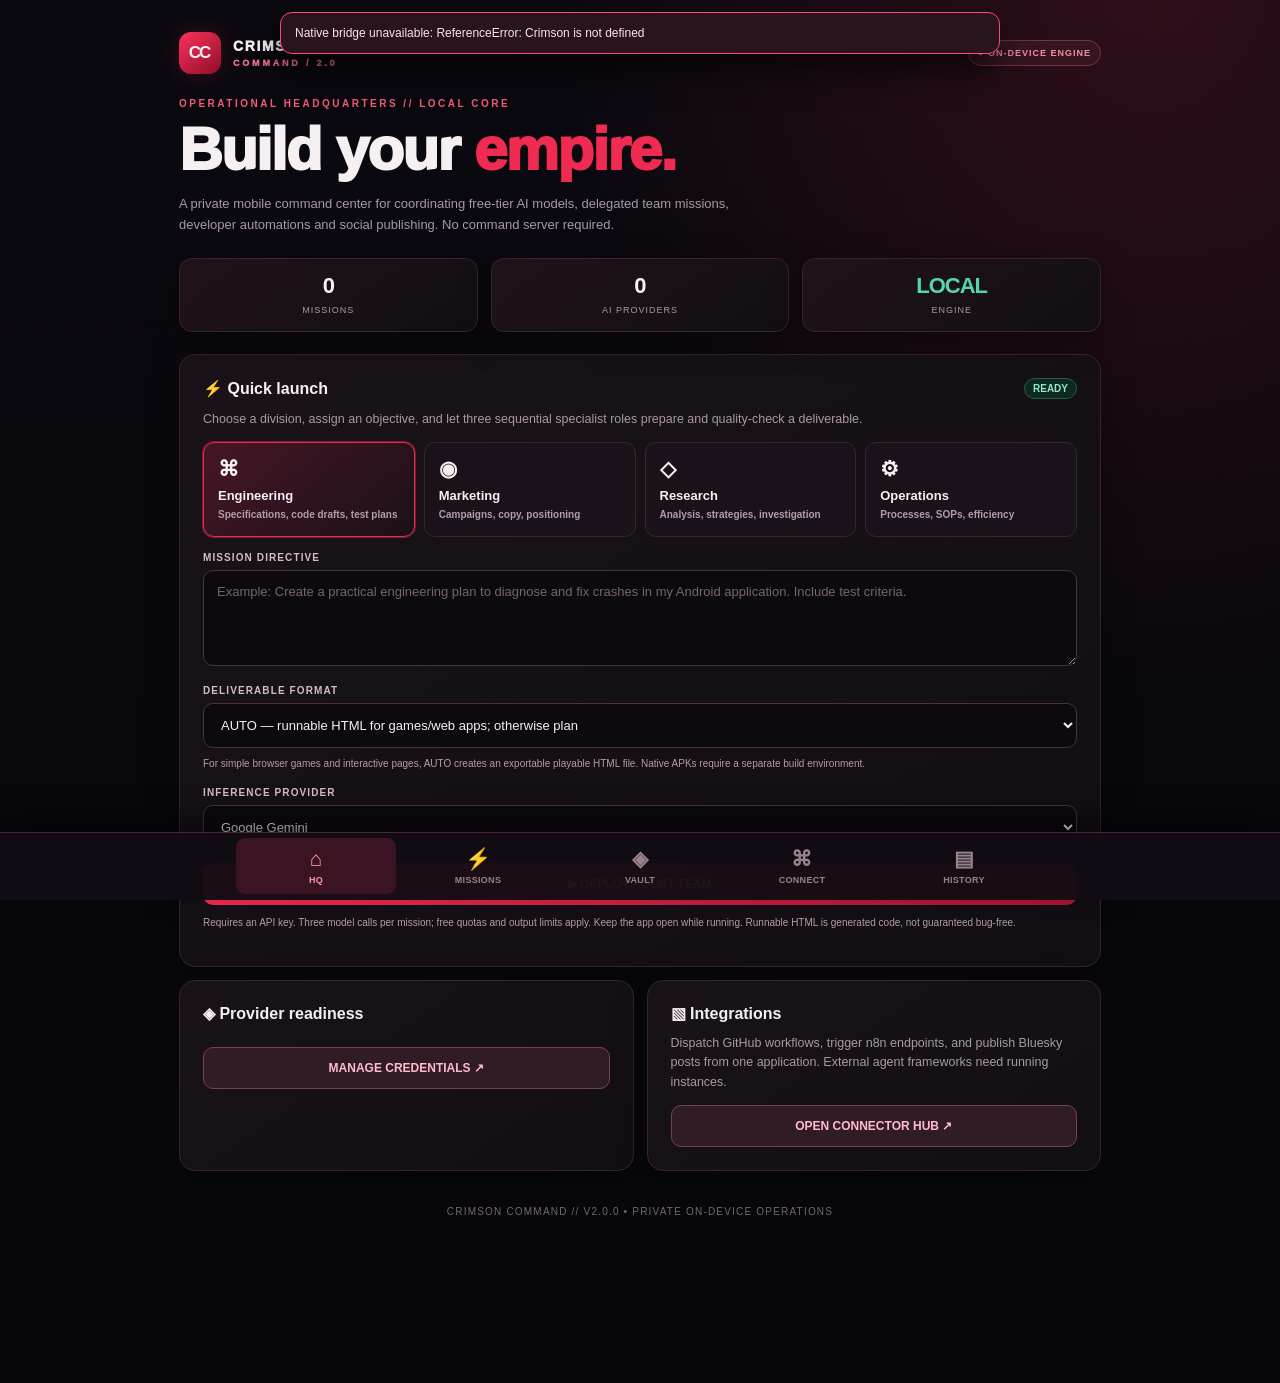
<file: crimson-android/app/src/main/assets/index.html>
<!doctype html>
<html lang="en"><head>
<meta charset="utf-8"><meta name="viewport" content="width=device-width, initial-scale=1, viewport-fit=cover">
<meta name="color-scheme" content="dark"><meta name="theme-color" content="#08070b">
<meta http-equiv="Content-Security-Policy" content="default-src 'none'; style-src 'unsafe-inline'; script-src 'unsafe-inline'; img-src data:; frame-src 'none'; connect-src 'none'; form-action 'none'">
<title>Crimson Command</title>
<style>
:root{--bg:#08070b;--bg2:#100d13;--surface:#151117;--surface2:#1b151c;--line:#39232d;--line2:#502836;--red:#ef2b51;--red2:#a6102f;--white:#f6f0f3;--muted:#a999a4;--green:#52d7a6;--yellow:#e9b95b;--shadow:0 10px 35px #0005;font-family:Inter,"Segoe UI",Roboto,Arial,sans-serif;color:var(--white)}
*{box-sizing:border-box}
html{background:var(--bg)}
body{background:radial-gradient(ellipse at 90% -2%,#51132585 0,transparent 36%),linear-gradient(180deg,#0b0910,#08070b 70%);min-height:100dvh;margin:0;padding:0 0 calc(91px + env(safe-area-inset-bottom))}
body:before{content:'';z-index:0;position:fixed;inset:0;pointer-events:none;opacity:.13;background-image:linear-gradient(#e3284818 1px,transparent 1px),linear-gradient(90deg,#e3284818 1px,transparent 1px);background-size:32px 32px;mask-image:linear-gradient(#000,transparent 84%)}
.main{position:relative;z-index:1;max-width:990px;margin:auto;padding:18px clamp(16px,4vw,34px) 40px}
.top{display:flex;align-items:center;justify-content:space-between;gap:12px;padding:7px 0 24px}
.brand{display:flex;gap:12px;align-items:center}.mark{width:42px;height:42px;display:grid;place-items:center;border-radius:12px;background:linear-gradient(140deg,#fa325b,#910d29);box-shadow:0 0 25px #e3244830;font-size:17px;font-weight:900;letter-spacing:-2px;padding-right:2px}
.name{font-size:14px;letter-spacing:1.6px;font-weight:1000}.name span{display:block;color:#ef7190;font-size:9px;letter-spacing:2.8px;margin-top:4px}
.pill{border:1px solid #733247;background:#361521;border-radius:50px;color:#f38ea1;font-size:9px;font-weight:850;padding:7px 9px;white-space:nowrap;letter-spacing:1px}
.overline{font-size:10px;letter-spacing:2.5px;color:#f15b76;font-weight:800;margin:0 0 9px}
h1{font-size:clamp(34px,9vw,60px);letter-spacing:-1.7px;line-height:1.05;font-weight:950;margin:0 0 12px}
h1 em{color:var(--red);font-style:normal}
.lead{font-size:13px;color:var(--muted);line-height:1.65;max-width:580px;margin:0 0 18px}
.stats{display:grid;grid-template-columns:repeat(3,1fr);gap:8px;margin:22px 0}
.stat{border-radius:13px;border:1px solid var(--line);padding:14px 8px;text-align:center;background:linear-gradient(145deg,#21121b,#110e14);box-shadow:var(--shadow)}
.stat b{font-size:22px;display:block;letter-spacing:-1px}.stat span{color:#ae98a6;font-size:9px;text-transform:uppercase;letter-spacing:1px}
.stat .glow{color:var(--green)}
.card{background:linear-gradient(145deg,#191219,#110e14);border:1px solid var(--line);border-radius:16px;padding:18px;margin:13px 0;box-shadow:var(--shadow)}
.heading{display:flex;align-items:center;justify-content:space-between;gap:10px;margin-bottom:11px}.heading h2{font-size:16px;font-weight:850;margin:0}.heading small{color:#e47c95;font-size:10px;letter-spacing:.7px}
p{margin:5px 0 12px;color:var(--muted);font-size:12.5px;line-height:1.58}
label{display:block;color:#d5bbc7;letter-spacing:1.1px;font-size:10px;font-weight:900;margin:15px 0 7px;text-transform:uppercase}
input,select,textarea{background:#0d0a0f;color:var(--white);font:inherit;font-size:13px;padding:13px;width:100%;border:1px solid #4e303c;border-radius:10px;outline:none}
input:focus,select:focus,textarea:focus{border-color:#ed4061;box-shadow:0 0 0 3px #e72f4b20}
input::placeholder,textarea::placeholder{color:#76646f}
textarea{resize:vertical;min-height:96px}
button{background:linear-gradient(110deg,#fa2d57,#af1335);border:0;border-radius:10px;padding:12px 16px;min-height:42px;color:#fff;font-size:12px;font-weight:850;cursor:pointer}
button:disabled{opacity:.52;cursor:default}
button.secondary{background:#311b27;border:1px solid #764055;color:#ffbbcd}
button.outline{background:transparent;border:1px solid #4e3440;color:#eac4d0}
button.tiny{min-height:34px;padding:7px 11px;font-size:10px}
.action-row{display:flex;gap:8px;flex-wrap:wrap;align-items:center}.action-row>*{flex:1}
.wide{width:100%}
.badge{background:#2a1720;color:#f991ab;border:1px solid #603149;border-radius:50px;padding:4px 8px;font-size:10px;font-weight:800;white-space:nowrap}
.badge.green{color:#90e7c6;background:#0d2921;border-color:#285c48}.badge.gray{color:#c9b7c1;background:#241e25;border-color:#4a3c46}
.tiles{display:grid;grid-template-columns:repeat(2,1fr);gap:9px}.tile{border:1px solid var(--line);background:#19121a;border-radius:11px;padding:14px;text-align:left;color:inherit;min-height:90px}
.tile b{font-size:13px;display:block}.tile small{font-size:10px;line-height:1.55;color:#b29da9;display:block;margin-top:4px}.tile .emoji{font-size:21px;display:block;margin-bottom:7px}
.tile.selected{border-color:#e92b50;background:linear-gradient(140deg,#461626,#1b1018);box-shadow:0 0 0 1px #ee2d5070}
.grid2{display:grid;grid-template-columns:repeat(2,1fr);gap:9px}
hr{border:0;border-top:1px solid var(--line);margin:15px 0}
.note{border:1px solid #683243;background:#271720;border-radius:10px;color:#dbc0cb;padding:11px;font-size:11.5px;line-height:1.6;margin-top:12px}
.note.green{color:#9ce9c8;border-color:#2b624e;background:#10241d}
.note.error{border-color:#a92c4a;background:#31141e;color:#ffb4c4}
.muted{color:var(--muted)}
pre.output{font-family:inherit;font-size:12px;line-height:1.65;white-space:pre-wrap;word-break:break-word;background:#0c0b0f;border:1px solid #3c2b34;padding:14px;border-radius:11px;max-height:50vh;overflow:auto;color:#f1e4eb}
.agents{display:grid;gap:8px}
.agent{display:flex;gap:12px;align-items:center;border:1px solid #3e2934;background:#180f16;border-radius:11px;padding:11px}
.agent>span{display:grid;place-items:center;width:32px;height:32px;border-radius:9px;background:#45202d;font-size:12px;font-weight:850;color:#ff8fa9}
.agent b{font-size:12px}.agent small{display:block;color:#9e8997;font-size:10px;margin-top:2px}
.agent .state{margin-left:auto;font-size:10px;color:#bca0af}
.section{display:none}.section.active{display:block}
.nav{position:fixed;z-index:10;bottom:0;left:0;right:0;height:calc(67px + env(safe-area-inset-bottom));padding:5px max(8px,env(safe-area-inset-left)) calc(6px + env(safe-area-inset-bottom));background:#120d14f5;border-top:1px solid #4b2736;display:flex;justify-content:center;gap:2px;box-shadow:0 -12px 30px #0008}
.nav button{background:transparent;color:#97828e;border:0;flex:1;max-width:160px;border-radius:9px;font-weight:750;font-size:9px;padding:5px 0;letter-spacing:.3px}
.nav button.active{background:#3a1423;color:#ff94af}
.nav button .glyph{display:block;font-size:21px;margin-bottom:4px;line-height:24px}
.listitem{padding:12px;border:1px solid var(--line);background:#171218;border-radius:10px;margin:8px 0}
.listitem .date{font-size:10px;color:#b49ba9}
.listitem b{font-size:12px}.listitem button{margin-top:8px}
details{margin-top:10px}summary{cursor:pointer;color:#f1a0b2;font-size:12px;font-weight:750}
.empty{padding:30px 15px;text-align:center;border:1px dashed #4a2d39;border-radius:12px;color:#997e8d;font-size:13px}
.toast{position:fixed;top:12px;left:16px;right:16px;z-index:100;max-width:720px;margin:auto;background:#28131e;color:#ffe1e9;border:1px solid #e33e62;border-radius:12px;padding:13px 14px;box-shadow:0 16px 35px #000a;font-size:12px;display:none;white-space:pre-wrap;word-wrap:break-word}
.inline{display:flex;align-items:center;gap:8px;justify-content:space-between}.inline>*{min-width:0}
.small{font-size:10px;color:#b69dab}
.external{display:flex;gap:12px;justify-content:space-between;align-items:center;padding:13px 0;border-bottom:1px solid #3e2a34}.external:last-child{border:0}
.external strong{font-size:12px}.external small{display:block;color:#a695a1;font-size:10px;line-height:1.5;margin-top:3px}
.external button{flex-shrink:0}
.chip{display:inline-block;border:1px solid #673243;color:#f28ea6;font-size:10px;border-radius:99px;padding:4px 8px;font-weight:850}
@media(min-width:760px){.main{padding-top:25px}.tiles{grid-template-columns:repeat(4,1fr)}.widegrid{display:grid;grid-template-columns:1fr 1fr;gap:13px}.widegrid .card{margin:0}.stats{gap:13px}.card{padding:23px}.nav{height:68px}}
</style></head><body>
<div id="toast" class="toast" role="alert"></div>
<main class="main">
<header class="top"><div class="brand"><div class="mark">CC</div><div class="name">CRIMSON<span>COMMAND / 2.0</span></div></div><div class="pill">● ON-DEVICE ENGINE</div></header>
<section id="overview" class="section active">
<div class="overline">OPERATIONAL HEADQUARTERS // LOCAL CORE</div>
<h1>Build your <em>empire.</em></h1>
<p class="lead">A private mobile command center for coordinating free-tier AI models, delegated team missions, developer automations and social publishing. No command server required.</p>
<div class="stats"><div class="stat"><b id="statMissions">0</b><span>Missions</span></div><div class="stat"><b id="statProviders">0</b><span>AI providers</span></div><div class="stat"><b class="glow">LOCAL</b><span>Engine</span></div></div>
<div class="card">
<div class="heading"><h2>⚡ Quick launch</h2><span class="badge green">READY</span></div>
<p>Choose a division, assign an objective, and let three sequential specialist roles prepare and quality-check a deliverable.</p>
<div id="teamButtons" class="tiles">
<button class="tile selected" data-team="Engineering"><span class="emoji">⌘</span><b>Engineering</b><small>Specifications, code drafts, test plans</small></button>
<button class="tile" data-team="Marketing"><span class="emoji">◉</span><b>Marketing</b><small>Campaigns, copy, positioning</small></button>
<button class="tile" data-team="Research"><span class="emoji">◇</span><b>Research</b><small>Analysis, strategies, investigation</small></button>
<button class="tile" data-team="Operations"><span class="emoji">⚙</span><b>Operations</b><small>Processes, SOPs, efficiency</small></button>
</div>
<label for="goal">Mission directive</label>
<textarea id="goal" placeholder="Example: Create a practical engineering plan to diagnose and fix crashes in my Android application. Include test criteria."></textarea>
<label for="missionType">Deliverable format</label>
<select id="missionType">
<option value="auto">AUTO — runnable HTML for games/web apps; otherwise plan</option>
<option value="webapp">PLAYABLE WEB APP — .html file</option>
<option value="analysis">ANALYSIS — text report only</option>
</select>
<p class="small" id="typeHint" style="margin-top:8px">For simple browser games and interactive pages, AUTO creates an exportable playable HTML file. Native APKs require a separate build environment.</p>
<label for="missionProvider">Inference provider</label>
<select id="missionProvider"><option value="gemini">Google Gemini</option><option value="groq">Groq</option></select>
<div class="action-row" style="margin-top:13px"><button id="launchBtn" onclick="launchMission()">▶ DEPLOY AGENT TEAM</button><button id="cancelBtn" class="secondary" onclick="Crimson.cancelMission()" style="display:none">STOP</button></div>
<p class="small" style="margin-top:10px">Requires an API key. Three model calls per mission; free quotas and output limits apply. Keep the app open while running. Runnable HTML is generated code, not guaranteed bug-free.</p>
</div>
<div class="widegrid">
<div class="card"><div class="heading"><h2>◈ Provider readiness</h2></div><div id="providerStatus" class="agents"></div><button class="secondary wide" onclick="showTab('vault')" style="margin-top:13px">MANAGE CREDENTIALS ↗</button></div>
<div class="card"><div class="heading"><h2>▧ Integrations</h2></div><p>Dispatch GitHub workflows, trigger n8n endpoints, and publish Bluesky posts from one application. External agent frameworks need running instances.</p><button class="secondary wide" onclick="showTab('integrations')">OPEN CONNECTOR HUB ↗</button></div>
</div>
</section>
<section id="missions" class="section">
<div class="overline">AUTONOMOUS TEAM // LIVE RUN</div><h1>Mission <em>control.</em></h1>
<p class="lead">One task. Three specialist AI role passes. Auditable results, without pretending any external code was executed.</p>
<div class="card"><div class="heading"><h2>Live agent pipeline</h2><span id="runBadge" class="badge gray">IDLE</span></div><div class="agents"><div class="agent"><span>01</span><div><b>Strategist</b><small>Decompose the objective</small></div><div id="stage1" class="state">WAITING</div></div><div class="agent"><span>02</span><div><b>Specialist</b><small>Produce the deliverable</small></div><div id="stage2" class="state">WAITING</div></div><div class="agent"><span>03</span><div><b>Quality auditor</b><small>Critique and refine</small></div><div id="stage3" class="state">WAITING</div></div></div>
<div class="heading" style="margin:19px 0 8px"><h2>Live output</h2><button class="tiny outline" onclick="copyOutput()">COPY</button></div><pre id="missionOutput" class="output">Deploy a mission from Headquarters to begin.</pre>
<div id="artifactActions" class="action-row" style="display:none;margin-top:14px">
<button onclick="playArtifact()">▶ PLAY GENERATED APP</button>
<button class="secondary" onclick="saveArtifact()">↓ SAVE HTML FILE</button>
</div>
<div id="artifactNote" class="note" style="display:none">The app is AI-generated and has not been functionally tested. The isolated preview has no network or access to your API keys.</div></div>
</section>
<section id="vault" class="section">
<div class="overline">SECURE SETTINGS // KEYSTORE</div><h1>Model <em>vault.</em></h1>
<p class="lead">Your API credentials are encrypted using Android Keystore. They are sent only to their respective providers when used.</p>
<div class="card"><div class="heading"><h2>◈ Google Gemini</h2><span id="geminiBadge" class="badge gray">NOT CONFIGURED</span></div>
<p>Free-tier inference with Google AI Studio subject to model availability, provider terms, and quotas. <a href="https://aistudio.google.com/app/apikey" onclick="external(event,this.href)">Get a Gemini API key ↗</a></p>
<label>Gemini API key</label><input type="password" id="geminiKey" placeholder="Paste API key; leave blank to keep current">
<label>Gemini model</label><input id="geminiModel" placeholder="gemini-2.5-flash">
<div class="action-row" style="margin-top:12px"><button onclick="saveProvider('gemini')">SAVE KEY & MODEL</button><button class="secondary" onclick="test('gemini')">TEST CONNECTION</button></div><button class="outline wide" onclick="removeProvider('gemini')" style="margin-top:8px">REMOVE GEMINI KEY</button></div>
<div class="card"><div class="heading"><h2>⌁ Groq inference</h2><span id="groqBadge" class="badge gray">NOT CONFIGURED</span></div>
<p>Fast hosted open-model inference with a limited free tier. <a href="https://console.groq.com/keys" onclick="external(event,this.href)">Get a Groq API key ↗</a></p>
<label>Groq API key</label><input type="password" id="groqKey" placeholder="Paste API key; leave blank to keep current"><label>Groq model</label><input id="groqModel" placeholder="llama-3.3-70b-versatile">
<div class="action-row" style="margin-top:12px"><button onclick="saveProvider('groq')">SAVE KEY & MODEL</button><button class="secondary" onclick="test('groq')">TEST CONNECTION</button></div><button class="outline wide" onclick="removeProvider('groq')" style="margin-top:8px">REMOVE GROQ KEY</button></div>
<div class="note">Model calls transmit mission text to the selected AI provider. The model endpoints are not under our control; don't send sensitive client information without reviewing that provider's privacy terms. Free does not mean unlimited.</div>
</section>
<section id="integrations" class="section">
<div class="overline">WORKFLOW CONTROL // CONNECTORS</div><h1>External <em>systems.</em></h1>
<p class="lead">Connect live services directly. Each action below calls its real API. No simulated success, no invisible posting.</p>
<div class="card"><div class="heading"><h2>⌘ GitHub Actions</h2><span id="githubBadge" class="badge gray">NOT CONFIGURED</span></div><p>Use a fine-grained GitHub token with repository metadata access. Dispatching a workflow requires Actions: write permission for that repository.</p>
<label>GitHub access token</label><input id="githubKey" type="password" placeholder="Paste GitHub personal access token">
<div class="action-row" style="margin-top:12px"><button onclick="saveKey('github')">SAVE TOKEN</button><button class="secondary" onclick="Crimson.listGitHub()">LOAD MY REPOSITORIES</button></div>
<div id="githubResults" style="margin-top:10px"></div><hr><div class="grid2"><div><label>Repository</label><input id="gitRepo" placeholder="owner/repo"></div><div><label>Workflow</label><input id="gitWorkflow" placeholder="android.yml"></div></div><label>Branch / ref</label><input id="gitRef" value="main"><button class="wide" style="margin-top:12px" onclick="githubDispatch()">DISPATCH WORKFLOW ↗</button></div>
<div class="card"><div class="heading"><h2>⚡ n8n / external webhook</h2><span class="badge">HTTPS POST</span></div><p>Manually trigger a configured n8n webhook or your own adapter endpoint. The remote automation must already exist.</p><label>HTTPS webhook URL</label><input id="hookUrl" type="url" placeholder="https://your-automation.example/webhook/..."><label>Payload message</label><textarea id="hookMessage" placeholder="Run my predefined workflow" style="min-height:70px"></textarea><button class="wide" onclick="runWebhook()">TRIGGER WEBHOOK</button></div>
<div class="card"><div class="heading"><h2>◉ Bluesky publishing</h2><span id="blueskyBadge" class="badge gray">NOT CONFIGURED</span></div><p>Connect with a dedicated Bluesky app password. Posting requires tapping PUBLISH and confirming each time.</p><label>Bluesky handle</label><input id="bskyHandle" placeholder="you.bsky.social"><label>Bluesky app password</label><input type="password" id="bskyKey" placeholder="xxxx-xxxx-xxxx-xxxx"><button class="secondary wide" style="margin-top:12px" onclick="saveBluesky()">SAVE ACCOUNT</button>
<label>Draft post</label><textarea id="bskyText" maxlength="300" placeholder="Write a post to publish from your own account..."></textarea><button class="wide" onclick="blueskyConfirm()">REVIEW & PUBLISH POST</button></div>
<div class="card"><div class="heading"><h2>◈ External agent frameworks</h2><span class="badge gray">OPTIONAL HOSTS</span></div><p>These frameworks do not run inside the Android APK. Open their dashboards or expose a controlled HTTPS adapter to manage them through the webhook above.</p>
<div id="frameworks"></div></div>
</section>
<section id="history" class="section">
<div class="overline">OPERATOR LOG // DEVICE STORAGE</div><h1>Mission <em>archive.</em></h1><p class="lead">Your last 30 missions are retained locally, including failed runs and completed agent outputs.</p>
<div class="card"><div class="heading"><h2>Recent operations</h2><button class="tiny outline" onclick="clearArchive()">CLEAR</button></div><div id="historyList" class="empty">No missions recorded yet.</div></div>
</section>
<footer style="font-size:10px;color:#746671;text-align:center;letter-spacing:1.2px;margin:35px 0">CRIMSON COMMAND // V2.0.0 • PRIVATE ON-DEVICE OPERATIONS</footer>
</main>
<nav class="nav" aria-label="Main navigation">
<button class="active" data-tab="overview" onclick="showTab('overview')"><span class="glyph">⌂</span>HQ</button>
<button data-tab="missions" onclick="showTab('missions')"><span class="glyph">⚡</span>MISSIONS</button>
<button data-tab="vault" onclick="showTab('vault')"><span class="glyph">◈</span>VAULT</button>
<button data-tab="integrations" onclick="showTab('integrations')"><span class="glyph">⌘</span>CONNECT</button>
<button data-tab="history" onclick="showTab('history')"><span class="glyph">▤</span>HISTORY</button>
</nav>
<script>
let state={history:[],busy:false,has_gemini:false,has_groq:false,has_github:false,has_bluesky:false};let team="Engineering",lastText="",lastArtifactId="",toastTimer;
const $=id=>document.getElementById(id);
function showTab(name){document.querySelectorAll('.section').forEach(e=>e.classList.toggle('active',e.id===name));document.querySelectorAll('.nav button').forEach(e=>e.classList.toggle('active',e.dataset.tab===name));scrollTo(0,0)}
function toast(s,kind){const t=$('toast');t.textContent=s;t.style.display='block';t.style.borderColor=kind==='bad'?'#fd4b71':'#396d59';clearTimeout(toastTimer);toastTimer=setTimeout(()=>t.style.display='none',6500)}
function badge(id,good){const x=$(id);x.textContent=good?'CONNECTED':'NOT CONFIGURED';x.className='badge '+(good?'green':'gray')}
function refresh(s){if(!s)return;state=s;
$('statMissions').textContent=(s.history||[]).length;
$('statProviders').textContent=(s.has_gemini?1:0)+(s.has_groq?1:0);
['gemini','groq','github','bluesky'].forEach(p=>badge(p+'Badge',s['has_'+p]));
$('providerStatus').textContent='';
for(let p of ['gemini','groq']){const el=document.createElement('div');el.className='agent';const left=document.createElement('div');const title=document.createElement('b');title.textContent=p==='gemini'?'Google Gemini':'Groq';const sub=document.createElement('small');sub.textContent=s['has_'+p]?'Key securely saved':'API key required';left.append(title,sub);const tag=document.createElement('span');tag.className='badge '+(s['has_'+p]?'green':'gray');tag.textContent=s['has_'+p]?'READY':'OFFLINE';el.append(left,tag);$('providerStatus').append(el)}
$('geminiModel').value=s.geminiModel||'gemini-2.5-flash';$('groqModel').value=s.groqModel||'llama-3.3-70b-versatile';
$('bskyHandle').value=s.blueskyHandle||'';
$('missionProvider').value=s.provider||'gemini';
renderHistory();
}
function init(){document.querySelectorAll('#teamButtons button').forEach(btn=>btn.addEventListener('click',()=>{team=btn.dataset.team;document.querySelectorAll('#teamButtons button').forEach(b=>b.classList.toggle('selected',b===btn))}));
try{refresh(JSON.parse(Crimson.getSnapshot()))}catch(e){toast('Native bridge unavailable: '+e,'bad')}
const fw=[['Paperclip','AI company / hierarchical agent manager','https://github.com/paperclipai/paperclip'],['CrewAI','Python-based agent crews and workflows','https://docs.crewai.com'],['LangGraph','Stateful agent graphs and checkpoints','https://github.com/langchain-ai/langgraph'],['OpenHands','Coding agent development environment','https://github.com/OpenHands/OpenHands'],['Microsoft Agent Framework','Multi-agent Python/.NET orchestration','https://learn.microsoft.com/en-us/agent-framework/'],['OpenClaw','Self-hosted personal agent runtime','https://github.com/openclaw/openclaw']];
fw.forEach(([name,desc,url])=>{const row=document.createElement('div');row.className='external';const left=document.createElement('div'),strong=document.createElement('strong'),small=document.createElement('small');strong.textContent=name;small.textContent=desc;left.append(strong,small);const b=document.createElement('button');b.className='tiny secondary';b.textContent='OPEN ↗';b.onclick=()=>Crimson.openLink(url);row.append(left,b);$('frameworks').append(row)});
}
function saveProvider(p){const k=$(p+'Key'),value=k.value.trim(),model=$(p+'Model').value.trim();if(!model){toast('Enter a model ID','bad');return}
Crimson.saveOption('model_'+p,model);if(value)Crimson.saveCredential(p,value);else toast('Model saved. Existing API key unchanged.');k.value='';
if(p==='gemini'||p==='groq'){Crimson.saveOption('provider',p);$('missionProvider').value=p}}
function removeProvider(p){if(confirm('Delete the saved '+p+' API key?'))Crimson.saveCredential(p,'')}
function saveKey(p){const k=$(p+'Key');if(!k.value.trim()){toast('Enter a token first','bad');return;}Crimson.saveCredential(p,k.value.trim());k.value=''}
function saveBluesky(){let handle=$('bskyHandle').value.trim();if(!handle){toast('Enter your Bluesky handle','bad');return}Crimson.saveOption('bluesky_handle',handle);if($('bskyKey').value.trim()){Crimson.saveCredential('bluesky',$('bskyKey').value.trim());$('bskyKey').value=''}else toast('Handle saved. Existing app password unchanged.')}
function test(p){toast('Testing '+p+'; one small model request will be sent.');Crimson.testModel(p)}
function launchMission(){let goal=$('goal').value.trim(),p=$('missionProvider').value;if(goal.length<5){toast('Enter a meaningful mission objective','bad');return}
if(!state['has_'+p]){toast('Add a '+p+' API key in Vault first.','bad');showTab('vault');return}
for(let i=1;i<=3;i++)$('stage'+i).textContent='WAITING';
$('missionOutput').textContent='Starting mission: '+goal+'\n';lastText='';$('runBadge').textContent='RUNNING';$('runBadge').className='badge';$('launchBtn').disabled=true;$('cancelBtn').style.display='';
$('artifactActions').style.display='none';$('artifactNote').style.display='none';lastArtifactId='';
const selected=$('missionType').value;
const isWeb=selected==='webapp'||(selected==='auto' && /\b(game|tic[ -]?tac[ -]?toe|web[ -]?app|website|webpage|calculator|interactive[ -]?page)\b/i.test(goal)&& /\b(build|create|make|code|develop|generate|implement|write)\b/i.test(goal));
Crimson.saveOption('provider',p);
if(isWeb)Crimson.runWebAppMission(goal,team,p);
else Crimson.runMission(goal,team,p);
showTab('missions')}
function playArtifact(){if(!lastArtifactId){toast('There is no generated app to play','bad');return;}Crimson.previewArtifact(lastArtifactId)}
function saveArtifact(){if(!lastArtifactId){toast('There is no project to export','bad');return;}Crimson.exportArtifact(lastArtifactId)}
function copyOutput(){if(!lastText){toast('No finished output to copy','bad');return}const txt=lastText;const box=document.createElement('textarea');box.value=txt;document.body.appendChild(box);box.select();const ok=document.execCommand('copy');box.remove();toast(ok?'Copied output':'Copy unavailable; long-press to select text',ok?'good':'bad')}
function githubDispatch(){const repo=$('gitRepo').value,workflow=$('gitWorkflow').value,ref=$('gitRef').value;if(!repo||!workflow){toast('Enter repository and workflow filename','bad');return}if(confirm('Dispatch '+workflow+' in '+repo+' on '+ref+'?'))Crimson.dispatchGithub(repo,workflow,ref)}
function runWebhook(){const url=$('hookUrl').value;if(!url.startsWith('https://')){toast('A secure HTTPS webhook URL is required','bad');return}if(confirm('Send a POST request to this webhook URL?'))Crimson.sendWebhook(url,$('hookMessage').value)}
function blueskyConfirm(){const txt=$('bskyText').value.trim();if(!txt){toast('Write a post first','bad');return}if(!state.has_bluesky){toast('Save a Bluesky app password first','bad');return}if(confirm('Publish this post to '+(state.blueskyHandle||'Bluesky')+'?\n\n'+txt))Crimson.postBluesky(txt)}
function clearArchive(){if(confirm('Permanently delete all locally stored mission history?'))Crimson.clearHistory()}
function renderHistory(){const list=$('historyList');list.textContent='';const items=state.history||[];
if(!items.length){list.className='empty';list.textContent='No missions recorded yet.';return;}list.className='';
items.forEach(m=>{const d=document.createElement('div');d.className='listitem';const line=document.createElement('div');line.className='inline';const name=document.createElement('b');name.textContent=m.goal||'Untitled';const badge=document.createElement('span');badge.className='badge '+(m.status==='completed'?'green':'gray');badge.textContent=(m.status||'unknown').toUpperCase();line.append(name,badge);const date=document.createElement('div');date.className='date';date.textContent=(m.createdAt||'')+' · '+(m.division||'')+' · '+(m.provider||'');const det=document.createElement('details');const sum=document.createElement('summary');sum.textContent='View result / audit';const pre=document.createElement('pre');pre.className='output';pre.textContent=m.result||m.error||'No result';det.append(sum,pre);d.append(line,date,det);
if(m.artifactId){
 const row=document.createElement('div');row.className='action-row';row.style.marginTop='12px';
 const play=document.createElement('button');play.textContent='▶ PLAY APP';play.onclick=()=>Crimson.previewArtifact(m.artifactId);
 const save=document.createElement('button');save.textContent='↓ SAVE HTML';save.className='secondary';save.onclick=()=>Crimson.exportArtifact(m.artifactId);
 row.append(play,save);d.append(row);
}
list.append(d)})}
function nativeEvent(e){
switch(e.type){
case 'snapshot':refresh(e);break;
case 'success':toast(e.message||'Action acknowledged');if(e.context==='vault')try{refresh(JSON.parse(Crimson.getSnapshot()))}catch(_){}break;
case 'error':toast((e.context||'Error')+': '+(e.message||'Unknown failure'),'bad');if(e.context==='mission'){$('runBadge').textContent='FAILED';$('runBadge').className='badge'}break;
case 'mission_started':toast('Mission deployed to '+e.division);break;
case 'mission_progress':{
let n=e.stage,st=$('stage'+n);st.textContent=e.message==='Completed'?'DONE':'RUNNING';st.style.color=e.message==='Completed'?'#6ee0af':'#fa7894';
if(e.text){lastText=e.text;$('missionOutput').textContent='STAGE '+n+' — '+e.role.toUpperCase()+'\n\n'+e.text}
else $('missionOutput').textContent+='\n'+e.role+': '+e.message;break}
case 'mission_done':{
refresh(e.snapshot);let m=e.mission;
$('runBadge').textContent=m.artifactId?'APP CREATED':'REPORT COMPLETE';$('runBadge').className='badge green';
lastText=m.result||'';$('missionOutput').textContent=(m.artifactId?'WEB APP GENERATED':'FINAL REPORT')+' • '+m.division.toUpperCase()+'\n\n'+lastText;
lastArtifactId=m.artifactId||'';
$('artifactActions').style.display=m.artifactId?'flex':'none';
$('artifactNote').style.display=m.artifactId?'block':'none';
toast(m.artifactId?'Runnable HTML project saved. Tap PLAY APP or SAVE HTML.':'Report complete: '+m.durationSeconds+' seconds');break}
case 'idle':$('launchBtn').disabled=false;$('cancelBtn').style.display='none';break;
case 'github_repos':{$('githubResults').textContent='';const rs=e.repositories||[];if(!rs.length){$('githubResults').textContent='No repositories returned.';break}
rs.forEach(r=>{let row=document.createElement('div');row.className='external';let text=document.createElement('strong');text.textContent=r.name+' ('+r.visibility+')';let btn=document.createElement('button');btn.className='tiny secondary';btn.textContent='SELECT';btn.onclick=()=>{$('gitRepo').value=r.name;toast('Selected '+r.name)};row.append(text,btn);$('githubResults').append(row)});toast('Loaded '+rs.length+' repositories');break}
}}
window.nativeEvent=nativeEvent;
function external(e,url){e.preventDefault();Crimson.openLink(url)}
document.addEventListener('DOMContentLoaded',init);
</script>
</body></html>
</file>
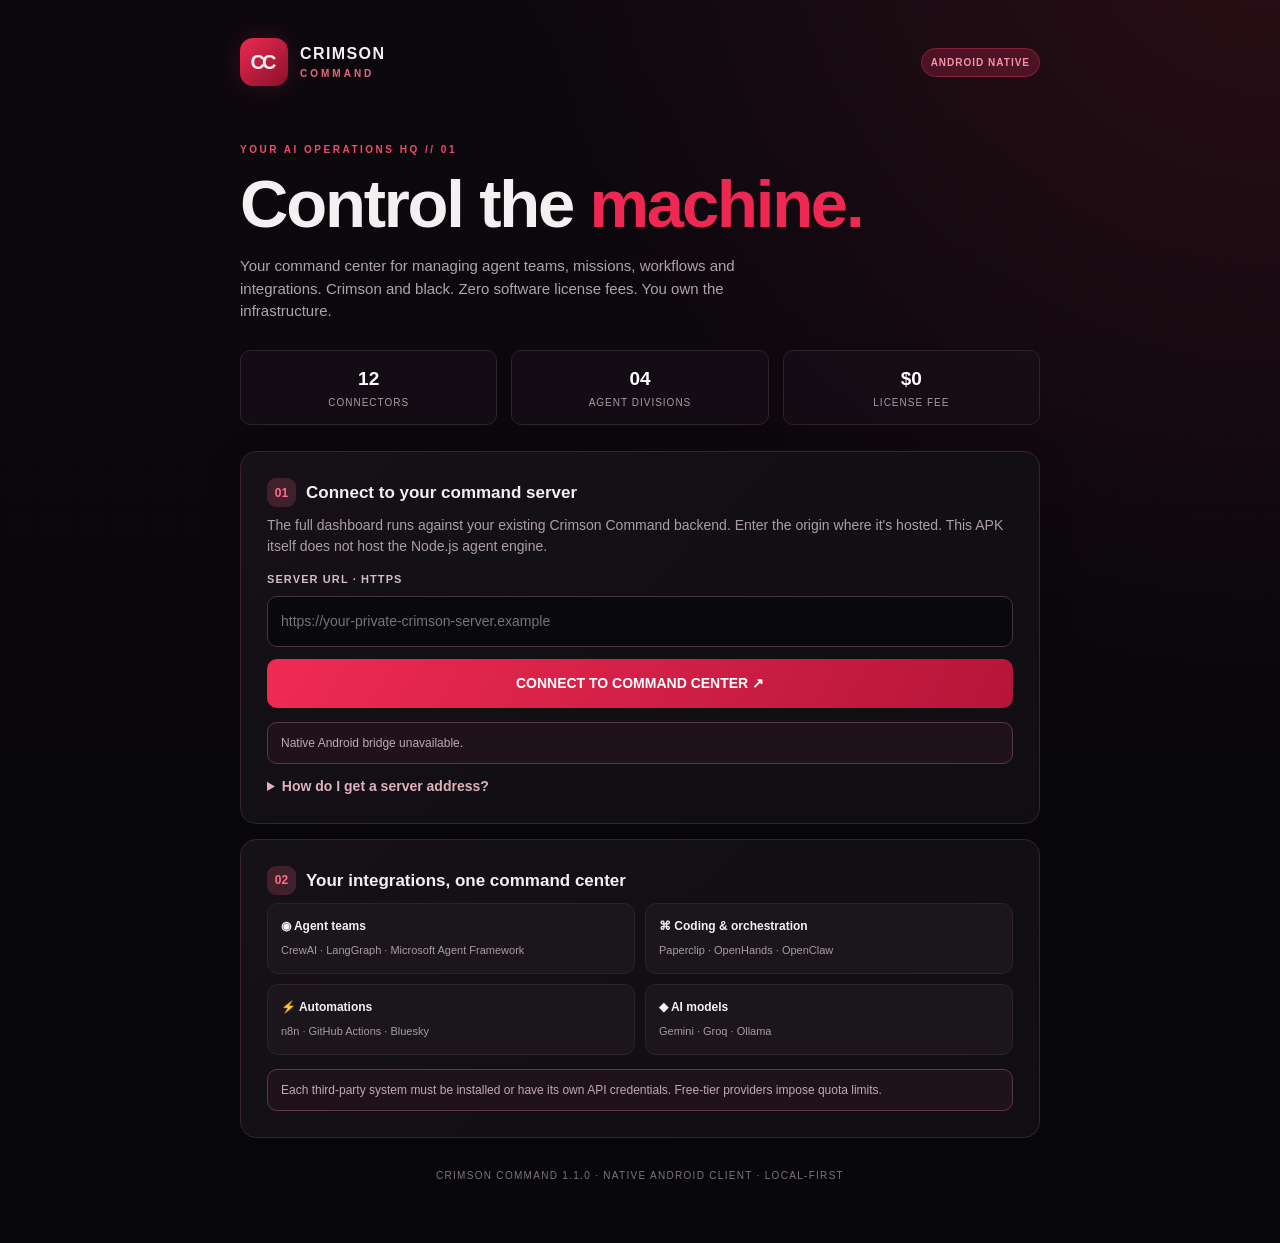
<file: crimson-android/app/src/main/assets/setup.html>
<!DOCTYPE html>
<html lang="en">
<head><meta charset="UTF-8"><meta name="viewport" content="width=device-width, initial-scale=1, viewport-fit=cover"><meta name="theme-color" content="#08070b"><title>Crimson Command</title>
<style>
:root{color-scheme:dark;--bg:#08070b;--surface:#111015;--sub:#171319;--line:#31232b;--red:#eb254b;--red2:#b71434;--txt:#f5eff2;--muted:#9d919b}
*{box-sizing:border-box}
body{margin:0;background:radial-gradient(circle at 100% -8%,#44131c90 0%,transparent 42%),linear-gradient(180deg,#0b080e 0%,#08070b 90%);color:var(--txt);font:14px/1.5 -apple-system,BlinkMacSystemFont,'Segoe UI',Roboto,Arial,sans-serif;min-height:100svh}
body:before{content:'';position:fixed;inset:0;pointer-events:none;opacity:.11;background-image:linear-gradient(#f3285022 1px,transparent 1px),linear-gradient(90deg,#f3285022 1px,transparent 1px);background-size:36px 36px;mask-image:linear-gradient(#000,transparent 83%)}
main{max-width:840px;margin:auto;padding:calc(env(safe-area-inset-top) + 24px) 20px calc(env(safe-area-inset-bottom) + 60px);position:relative}
.top{display:flex;align-items:center;justify-content:space-between;gap:12px;padding-bottom:30px}
.logo{width:48px;height:48px;border-radius:13px;background:linear-gradient(140deg,#ed2a51,#8a102b);display:flex;align-items:center;justify-content:center;box-shadow:0 0 30px #e12a4f38;font-weight:900;letter-spacing:-3px;font-size:20px;padding-right:4px}
.brand{display:flex;align-items:center;gap:12px}
.word{font-weight:900;letter-spacing:1.4px;font-size:16px;line-height:1.15}
.word small{display:block;color:#e66880;font-size:10px;letter-spacing:3px;margin-top:5px;font-weight:700}
.tag{color:#f593a5;background:#4b1325;border:1px solid #8b203a;border-radius:999px;padding:6px 9px;font-size:10px;letter-spacing:1px;font-weight:900}
.kicker{letter-spacing:2.5px;color:#f04b6d;font-weight:800;font-size:10px;margin:26px 0 12px}
h1{font-weight:900;letter-spacing:-2.2px;line-height:1.05;font-size:clamp(39px,9vw,67px);margin:0 0 16px}
h1 span{color:#ee2852}
.lead{font-size:15px;color:#b0a4ac;max-width:570px;margin:0 0 27px}
.metrics{display:grid;grid-template-columns:repeat(3,1fr);gap:8px;margin:26px 0}
.metric{border:1px solid #30222b;background:#181019ab;padding:14px 8px;border-radius:10px;text-align:center}
.metric strong{display:block;font-size:19px;font-weight:900;color:#fff}
.metric small{display:block;font-size:10px;text-transform:uppercase;letter-spacing:1px;color:#ab9aa4;margin-top:2px}
.card{background:linear-gradient(135deg,#151116,#100e13);border:1px solid #38232e;border-radius:16px;padding:20px;margin:15px 0;box-shadow:0 10px 36px #0002}
.card-head{display:flex;align-items:center;gap:10px;margin-bottom:8px}
.number{display:inline-grid;place-items:center;background:#40202b;color:#ff6d86;width:29px;height:29px;border-radius:9px;font-size:12px;font-weight:900}
h2{font-size:17px;margin:0;font-weight:800}
p{color:#ac9ea8;margin:5px 0 13px}
label{font-size:11px;display:block;color:#d1bdc7;font-weight:800;letter-spacing:1.1px;margin:14px 0 8px}
input,select,textarea{background:#09080c;color:#f5ecf0;border:1px solid #49323c;border-radius:10px;padding:14px 13px;width:100%;font:inherit;outline:none}
input:focus,select:focus,textarea:focus{border-color:#eb3557;box-shadow:0 0 0 3px #e1274b22}
textarea{resize:vertical;min-height:90px}
button{border:none;color:#fff;background:linear-gradient(120deg,#f02b53,#b51539);border-radius:10px;padding:14px 18px;font:inherit;font-weight:850;cursor:pointer;width:100%;margin-top:12px}
button:disabled{opacity:.5}
button.alt{background:#291923;border:1px solid #673041;color:#efaabd}
.notice{border:1px solid #5b3844;border-radius:10px;padding:11px 13px;color:#bfa9b3;background:#201219;font-size:12px;margin-top:14px}
.ok{border-color:#22694e;color:#9ee1be;background:#0e2820}
.error{border-color:#a22a48;color:#ffc5cf;background:#35131f}
.lines{display:grid;grid-template-columns:repeat(2,1fr);gap:10px}
.minicard{background:#1b151c;border:1px solid #30212b;padding:13px;border-radius:11px}
.minicard strong{display:block;font-size:12px;margin-bottom:4px}
.minicard span{font-size:11px;color:#a99aa4}
.step{display:flex;align-items:center;gap:8px;color:#c2b4bf;font-size:12px;padding:6px 0}
.dot{width:8px;height:8px;border-radius:50%;background:#e5264c;box-shadow:0 0 12px #e5264caa}
.footer{font-size:10px;color:#7f737c;margin:30px 0 0;text-align:center;letter-spacing:1.3px}
a{color:#f38195}
details{margin-top:12px}summary{cursor:pointer;color:#e1b0bc;font-weight:700}
#result{white-space:pre-wrap;line-height:1.55;background:#0b0a0e;border:1px solid #48303b;border-radius:10px;padding:14px;max-height:400px;overflow:auto;display:none;margin-top:12px;color:#e2dae0}
@media (min-width:640px){main{padding-top:38px}.metrics{gap:14px}.card{padding:26px}}
</style>
</head>
<body><main>
<div class="top"><div class="brand"><div class="logo">CC</div><div class="word">CRIMSON<small>COMMAND</small></div></div><span class="tag">ANDROID NATIVE</span></div>
<div class="kicker">YOUR AI OPERATIONS HQ // 01</div>
<h1>Control the <span>machine.</span></h1>
<p class="lead">Your command center for managing agent teams, missions, workflows and integrations. Crimson and black. Zero software license fees. You own the infrastructure.</p>
<div class="metrics">
<div class="metric"><strong>12</strong><small>Connectors</small></div>
<div class="metric"><strong>04</strong><small>Agent divisions</small></div>
<div class="metric"><strong>$0</strong><small>License fee</small></div>
</div>
<section class="card">
<div class="card-head"><span class="number">01</span><h2>Connect to your command server</h2></div>
<p>The full dashboard runs against your existing Crimson Command backend. Enter the origin where it's hosted. This APK itself does not host the Node.js agent engine.</p>
<label for="url">SERVER URL · HTTPS</label>
<input id="url" type="url" placeholder="https://your-private-crimson-server.example" autocapitalize="none" autocomplete="url" spellcheck="false">
<button id="connect" onclick="connect()">CONNECT TO COMMAND CENTER ↗</button>
<div id="msg" class="notice">Your password stays on the server. The app tests the API before connecting and never accepts invalid TLS certificates.</div>
<details><summary>How do I get a server address?</summary><p>Run the included Crimson Command Node.js server on an existing computer or a trusted host. Place it behind HTTPS with private access, then enter its URL above. A locally running backend on this phone can use http://127.0.0.1:8787.</p><p>Do not open the development server directly to the public Internet.</p></details>
</section>
<section class="card">
<div class="card-head"><span class="number">02</span><h2>Your integrations, one command center</h2></div>
<div class="lines">
<div class="minicard"><strong>◉ Agent teams</strong><span>CrewAI · LangGraph · Microsoft Agent Framework</span></div>
<div class="minicard"><strong>⌘ Coding & orchestration</strong><span>Paperclip · OpenHands · OpenClaw</span></div>
<div class="minicard"><strong>⚡ Automations</strong><span>n8n · GitHub Actions · Bluesky</span></div>
<div class="minicard"><strong>◆ AI models</strong><span>Gemini · Groq · Ollama</span></div>
</div>
<div class="notice">Each third-party system must be installed or have its own API credentials. Free-tier providers impose quota limits.</div>
</section>
<div class="footer">CRIMSON COMMAND 1.1.0 · NATIVE ANDROID CLIENT · LOCAL-FIRST</div>
</main>
<script>
const url=document.getElementById('url'),msg=document.getElementById('msg'),btn=document.getElementById('connect');
try{url.value=CrimsonNative.savedServer()||'';}catch(e){msg.textContent='Native Android bridge unavailable.';}
function connect(){let v=url.value.trim();if(!v){connectionFailed('Enter your server URL.');return;}btn.disabled=true;btn.textContent='VERIFYING SECURE CONNECTION…';msg.className='notice';msg.textContent='Connecting to Crimson Command API…';try{CrimsonNative.connect(v)}catch(e){connectionFailed(String(e))}}
function connectionFailed(s){btn.disabled=false;btn.textContent='CONNECT TO COMMAND CENTER ↗';msg.className='notice error';msg.textContent=s}
</script>
</body></html>
</file>
